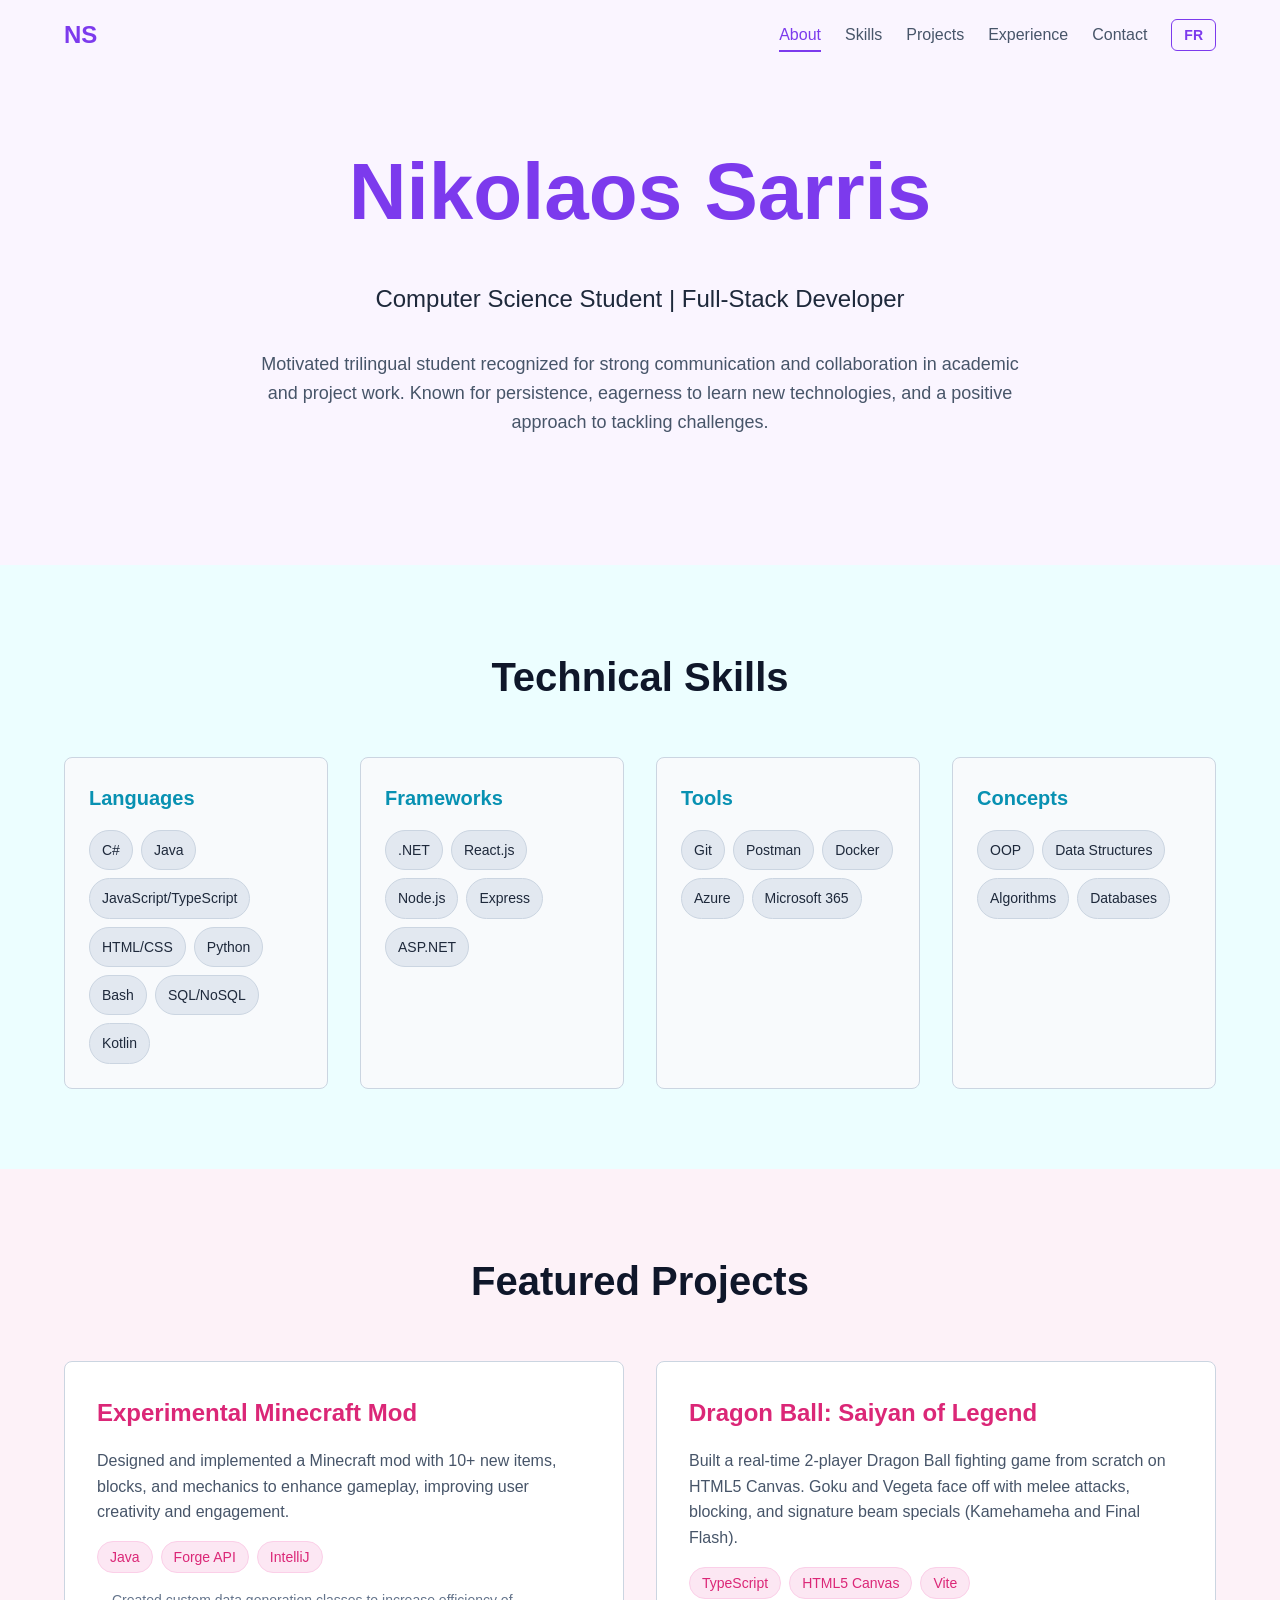
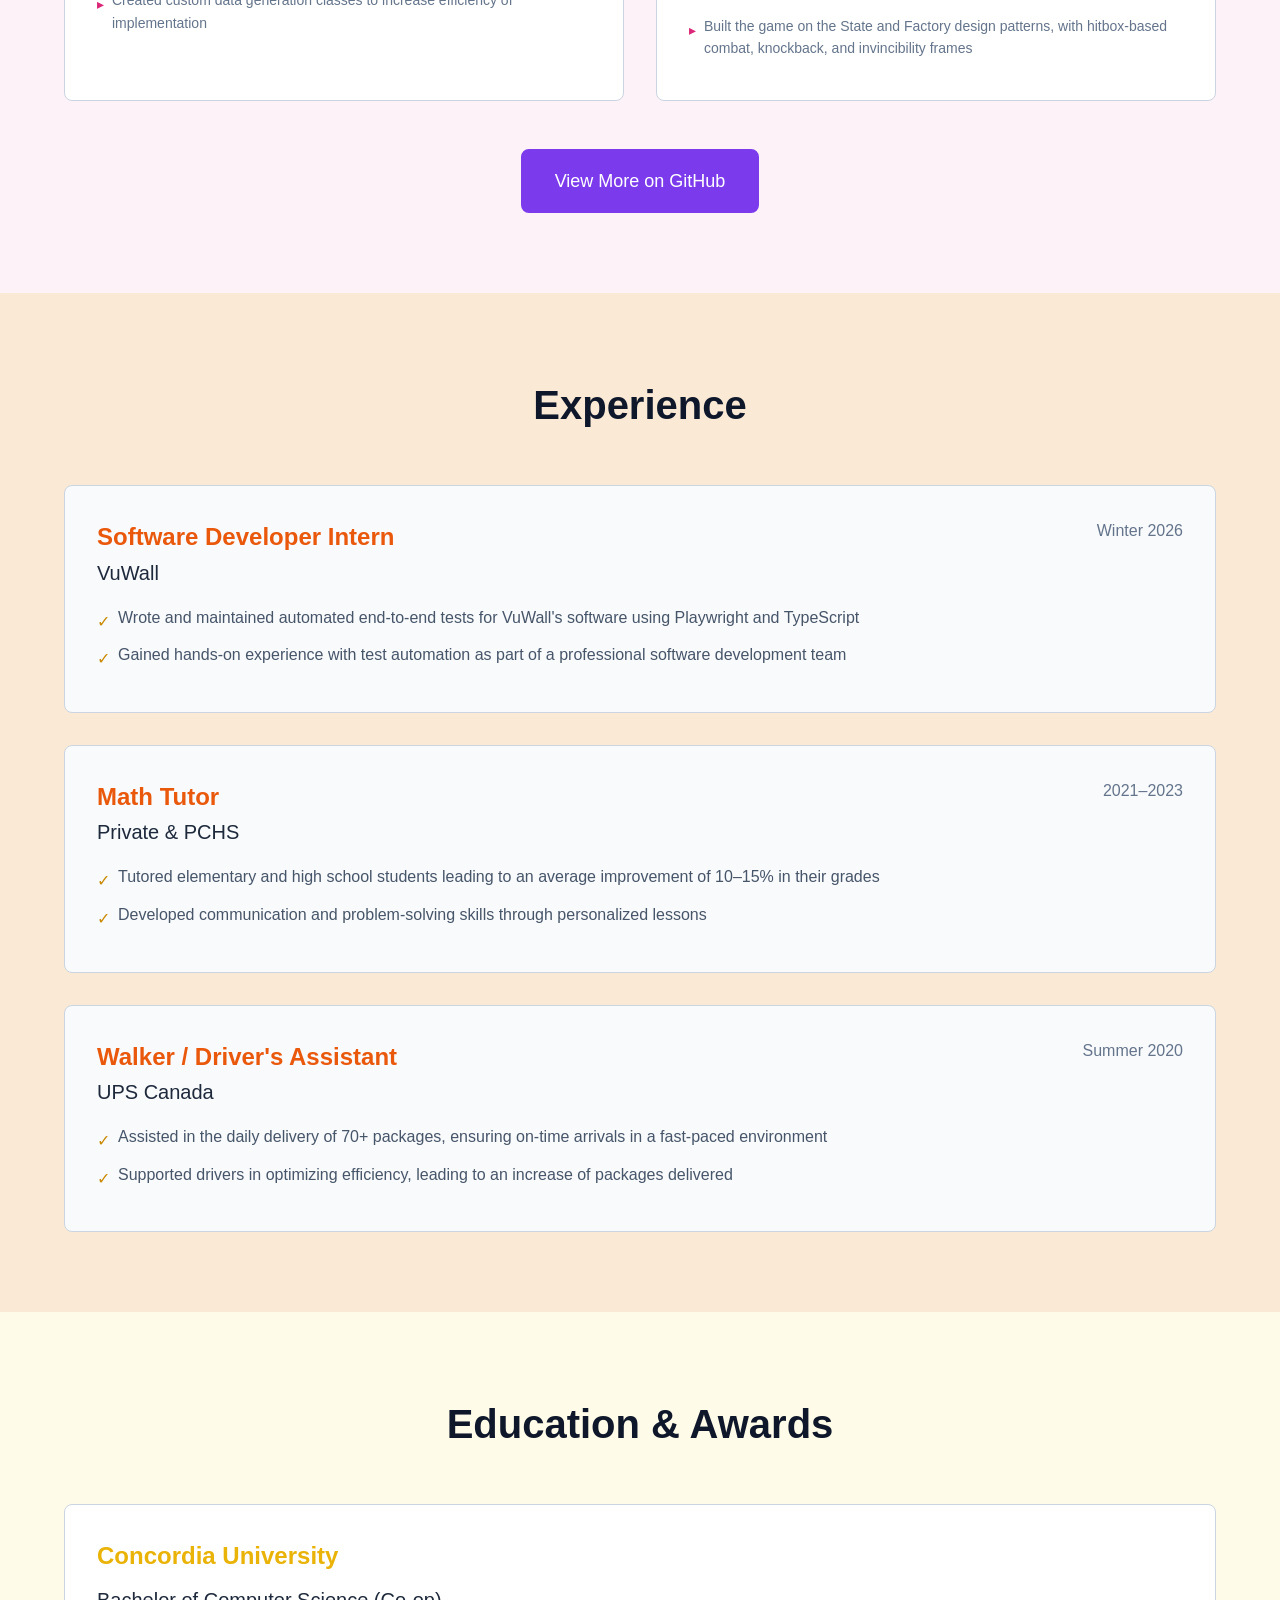
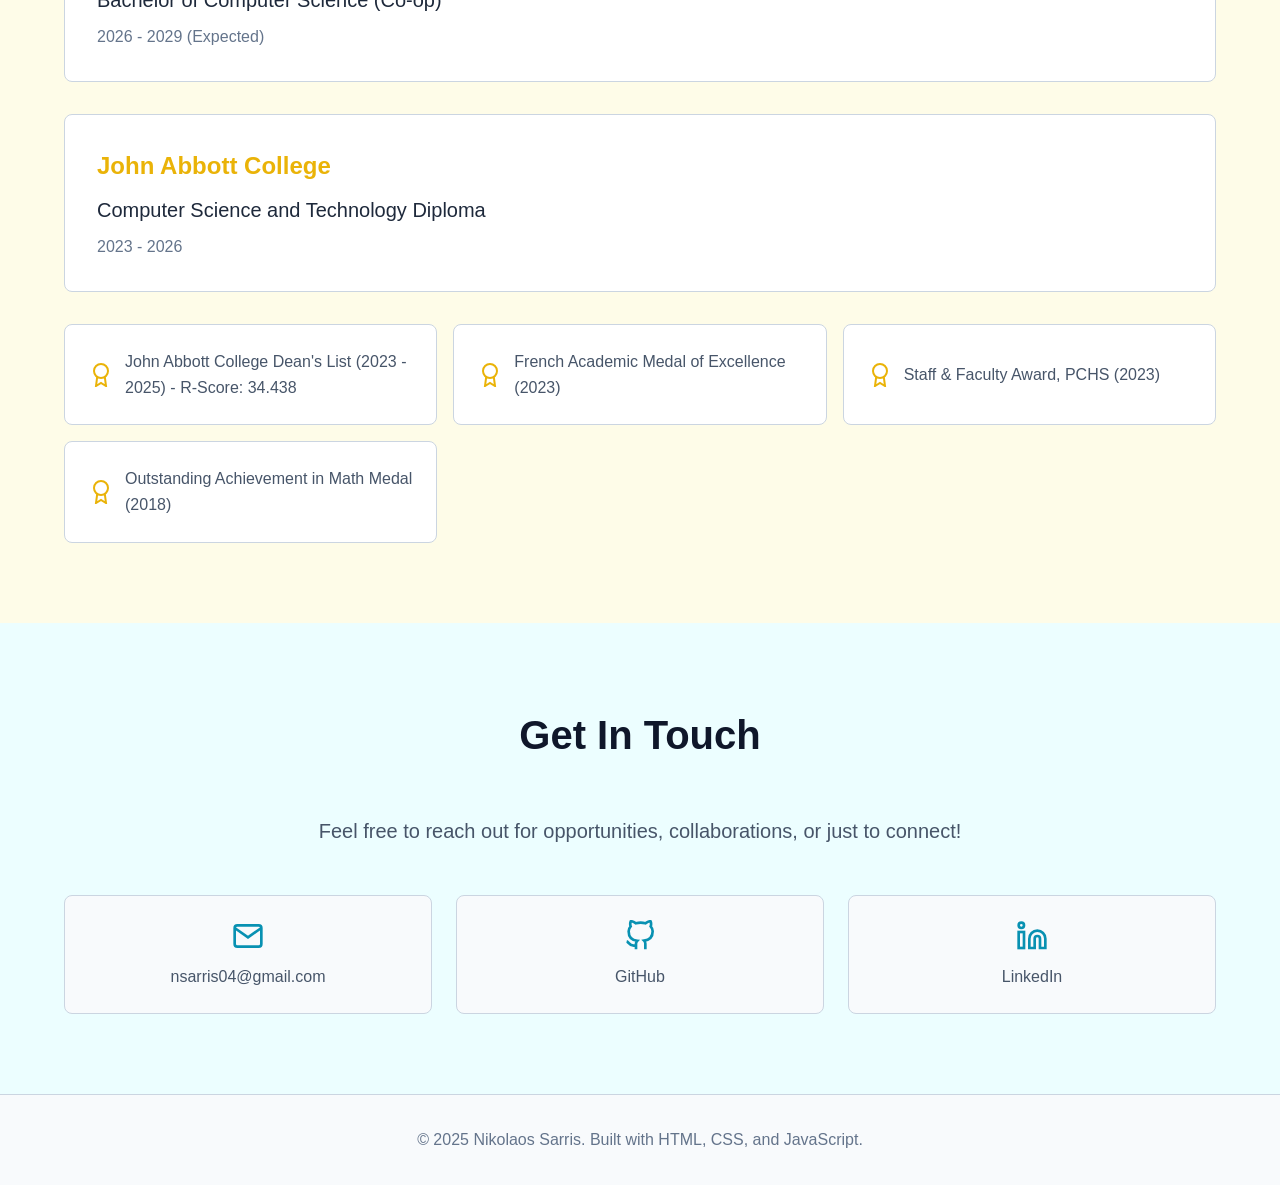
<file: index.html>
<!doctype html>
<html lang="en">
    <head>
        <meta charset="UTF-8" />
        <meta name="viewport" content="width=device-width, initial-scale=1.0" />
        <title>Nikolaos Sarris - Portfolio</title>
        <link rel="stylesheet" href="index.css" />
    </head>
    <body>
        <!-- Header -->
        <header id="header">
            <nav class="container">
                <div class="nav-content">
                    <h1 class="logo">NS</h1>
                    <div class="nav-links">
                        <button class="nav-link active" data-section="about">
                            About
                        </button>
                        <button class="nav-link" data-section="skills">
                            Skills
                        </button>
                        <button class="nav-link" data-section="projects">
                            Projects
                        </button>
                        <button class="nav-link" data-section="experience">
                            Experience
                        </button>
                        <button class="nav-link" data-section="contact">
                            Contact
                        </button>
                    </div>
                    <a
                        href="fr/index.html"
                        class="lang-toggle"
                        lang="fr"
                        hreflang="fr"
                        aria-label="Version française"
                        >FR</a
                    >
                </div>
            </nav>
        </header>

        <!-- About Section -->
        <section class="about about-section">
            <div class="container">
                <div class="about-content">
                    <h2 class="about-title">Nikolaos Sarris</h2>
                    <p class="about-subtitle">
                        Computer Science Student | Full-Stack Developer
                    </p>
                    <p class="about-description">
                        Motivated trilingual student recognized for strong
                        communication and collaboration in academic and project
                        work. Known for persistence, eagerness to learn new
                        technologies, and a positive approach to tackling
                        challenges.
                    </p>
                </div>
            </div>
        </section>

        <!-- Skills Section -->
        <section class="skills-section">
            <div class="container">
                <h3 class="section-title">Technical Skills</h3>
                <div class="skills-grid">
                    <div class="skill-category">
                        <h4 class="category-title">Languages</h4>
                        <div class="skill-tags">
                            <span class="skill-tag">C#</span>
                            <span class="skill-tag">Java</span>
                            <span class="skill-tag">JavaScript/TypeScript</span>
                            <span class="skill-tag">HTML/CSS</span>
                            <span class="skill-tag">Python</span>
                            <span class="skill-tag">Bash</span>
                            <span class="skill-tag">SQL/NoSQL</span>
                            <span class="skill-tag">Kotlin</span>
                        </div>
                    </div>
                    <div class="skill-category">
                        <h4 class="category-title">Frameworks</h4>
                        <div class="skill-tags">
                            <span class="skill-tag">.NET</span>
                            <span class="skill-tag">React.js</span>
                            <span class="skill-tag">Node.js</span>
                            <span class="skill-tag">Express</span>
                            <span class="skill-tag">ASP.NET</span>
                        </div>
                    </div>
                    <div class="skill-category">
                        <h4 class="category-title">Tools</h4>
                        <div class="skill-tags">
                            <span class="skill-tag">Git</span>
                            <span class="skill-tag">Postman</span>
                            <span class="skill-tag">Docker</span>
                            <span class="skill-tag">Azure</span>
                            <span class="skill-tag">Microsoft 365</span>
                        </div>
                    </div>
                    <div class="skill-category">
                        <h4 class="category-title">Concepts</h4>
                        <div class="skill-tags">
                            <span class="skill-tag">OOP</span>
                            <span class="skill-tag">Data Structures</span>
                            <span class="skill-tag">Algorithms</span>
                            <span class="skill-tag">Databases</span>
                        </div>
                    </div>
                </div>
            </div>
        </section>

        <!-- Projects Section -->
        <section class="projects-section">
            <div class="container">
                <h3 class="section-title">Featured Projects</h3>
                <div class="projects-grid">
                    <a
                        href="https://github.com/NikolaosSarris/Forge-Tutorial-1.20.X"
                        target="_blank"
                        rel="noopener noreferrer"
                        class="project-card">
                        <h4 class="project-title">
                            Experimental Minecraft Mod
                        </h4>
                        <p class="project-description">
                            Designed and implemented a Minecraft mod with 10+
                            new items, blocks, and mechanics to enhance
                            gameplay, improving user creativity and engagement.
                        </p>
                        <div class="tech-tags">
                            <span class="tech-tag">Java</span>
                            <span class="tech-tag">Forge API</span>
                            <span class="tech-tag">IntelliJ</span>
                        </div>
                        <ul class="project-highlights">
                            <li>
                                Created custom data generation classes to
                                increase efficiency of implementation
                            </li>
                        </ul>
                    </a>
                    <a
                        href="https://github.com/NikolaosSarris/project-saiyan-of-legend-v2"
                        target="_blank"
                        rel="noopener noreferrer"
                        class="project-card">
                        <h4 class="project-title">
                            Dragon Ball: Saiyan of Legend
                        </h4>
                        <p class="project-description">
                            Built a real-time 2-player Dragon Ball fighting game
                            from scratch on HTML5 Canvas. Goku and Vegeta face
                            off with melee attacks, blocking, and signature beam
                            specials (Kamehameha and Final Flash).
                        </p>
                        <div class="tech-tags">
                            <span class="tech-tag">TypeScript</span>
                            <span class="tech-tag">HTML5 Canvas</span>
                            <span class="tech-tag">Vite</span>
                        </div>
                        <ul class="project-highlights">
                            <li>
                                Built the game on the State and Factory design
                                patterns, with hitbox-based combat, knockback,
                                and invincibility frames
                            </li>
                        </ul>
                    </a>
                </div>
                <div class="view-more">
                    <a
                        href="https://github.com/NikolaosSarris"
                        target="_blank"
                        rel="noopener noreferrer"
                        class="btn btn-primary">
                        View More on GitHub
                    </a>
                </div>
            </div>
        </section>

        <!-- Experience Section -->
        <section class="experience-section">
            <div class="container">
                <h3 class="section-title">Experience</h3>
                <div class="experience-list">
                    <div class="experience-card">
                        <div class="experience-header">
                            <div>
                                <h4 class="experience-title">
                                    Software Developer Intern
                                </h4>
                                <p class="experience-company">VuWall</p>
                            </div>
                            <span class="experience-period">Winter 2026</span>
                        </div>
                        <ul class="experience-achievements">
                            <li>
                                Wrote and maintained automated end-to-end tests
                                for VuWall's software using Playwright and
                                TypeScript
                            </li>
                            <li>
                                Gained hands-on experience with test automation
                                as part of a professional software development
                                team
                            </li>
                        </ul>
                    </div>
                    <div class="experience-card">
                        <div class="experience-header">
                            <div>
                                <h4 class="experience-title">Math Tutor</h4>
                                <p class="experience-company">Private & PCHS</p>
                            </div>
                            <span class="experience-period">2021–2023</span>
                        </div>
                        <ul class="experience-achievements">
                            <li>
                                Tutored elementary and high school students
                                leading to an average improvement of 10–15% in
                                their grades
                            </li>
                            <li>
                                Developed communication and problem-solving
                                skills through personalized lessons
                            </li>
                        </ul>
                    </div>
                    <div class="experience-card">
                        <div class="experience-header">
                            <div>
                                <h4 class="experience-title">
                                    Walker / Driver's Assistant
                                </h4>
                                <p class="experience-company">UPS Canada</p>
                            </div>
                            <span class="experience-period">Summer 2020</span>
                        </div>
                        <ul class="experience-achievements">
                            <li>
                                Assisted in the daily delivery of 70+ packages,
                                ensuring on-time arrivals in a fast-paced
                                environment
                            </li>
                            <li>
                                Supported drivers in optimizing efficiency,
                                leading to an increase of packages delivered
                            </li>
                        </ul>
                    </div>
                </div>
            </div>
        </section>

        <!-- Education & Awards -->
        <section class="education-section">
            <div class="container">
                <h3 class="section-title">Education & Awards</h3>
                <div class="education-card">
                    <h4 class="education-title">Concordia University</h4>
                    <p class="education-degree">
                        Bachelor of Computer Science (Co-op)
                    </p>
                    <p class="education-period">2026 - 2029 (Expected)</p>
                </div>
                <div class="education-card">
                    <h4 class="education-title">John Abbott College</h4>
                    <p class="education-degree">
                        Computer Science and Technology Diploma
                    </p>
                    <p class="education-period">2023 - 2026</p>
                </div>
                <div class="awards-grid">
                    <div class="award-card">
                        <svg
                            class="award-icon"
                            viewBox="0 0 24 24"
                            fill="none"
                            stroke="currentColor"
                            stroke-width="2">
                            <circle cx="12" cy="8" r="7"></circle>
                            <polyline
                                points="8.21 13.89 7 23 12 20 17 23 15.79 13.88"></polyline>
                        </svg>
                        <span
                            >John Abbott College Dean's List (2023 - 2025) -
                            R-Score: 34.438</span
                        >
                    </div>
                    <div class="award-card">
                        <svg
                            class="award-icon"
                            viewBox="0 0 24 24"
                            fill="none"
                            stroke="currentColor"
                            stroke-width="2">
                            <circle cx="12" cy="8" r="7"></circle>
                            <polyline
                                points="8.21 13.89 7 23 12 20 17 23 15.79 13.88"></polyline>
                        </svg>
                        <span>French Academic Medal of Excellence (2023)</span>
                    </div>
                    <div class="award-card">
                        <svg
                            class="award-icon"
                            viewBox="0 0 24 24"
                            fill="none"
                            stroke="currentColor"
                            stroke-width="2">
                            <circle cx="12" cy="8" r="7"></circle>
                            <polyline
                                points="8.21 13.89 7 23 12 20 17 23 15.79 13.88"></polyline>
                        </svg>
                        <span>Staff & Faculty Award, PCHS (2023)</span>
                    </div>
                    <div class="award-card">
                        <svg
                            class="award-icon"
                            viewBox="0 0 24 24"
                            fill="none"
                            stroke="currentColor"
                            stroke-width="2">
                            <circle cx="12" cy="8" r="7"></circle>
                            <polyline
                                points="8.21 13.89 7 23 12 20 17 23 15.79 13.88"></polyline>
                        </svg>
                        <span
                            >Outstanding Achievement in Math Medal (2018)</span
                        >
                    </div>
                </div>
            </div>
        </section>

        <!-- Contact Section -->
        <section class="contact-section">
            <div class="container">
                <h3 class="section-title">Get In Touch</h3>
                <p class="contact-description">
                    Feel free to reach out for opportunities, collaborations, or
                    just to connect!
                </p>
                <div class="contact-grid">
                    <a href="mailto:nsarris04@gmail.com" class="contact-card">
                        <svg
                            class="contact-icon"
                            viewBox="0 0 24 24"
                            fill="none"
                            stroke="currentColor"
                            stroke-width="2">
                            <path
                                d="M4 4h16c1.1 0 2 .9 2 2v12c0 1.1-.9 2-2 2H4c-1.1 0-2-.9-2-2V6c0-1.1.9-2 2-2z"></path>
                            <polyline points="22,6 12,13 2,6"></polyline>
                        </svg>
                        <span>nsarris04@gmail.com</span>
                    </a>
                    <a
                        href="https://github.com/NikolaosSarris"
                        target="_blank"
                        rel="noopener noreferrer"
                        class="contact-card">
                        <svg
                            class="contact-icon"
                            viewBox="0 0 24 24"
                            fill="none"
                            stroke="currentColor"
                            stroke-width="2">
                            <path
                                d="M9 19c-5 1.5-5-2.5-7-3m14 6v-3.87a3.37 3.37 0 0 0-.94-2.61c3.14-.35 6.44-1.54 6.44-7A5.44 5.44 0 0 0 20 4.77 5.07 5.07 0 0 0 19.91 1S18.73.65 16 2.48a13.38 13.38 0 0 0-7 0C6.27.65 5.09 1 5.09 1A5.07 5.07 0 0 0 5 4.77a5.44 5.44 0 0 0-1.5 3.78c0 5.42 3.3 6.61 6.44 7A3.37 3.37 0 0 0 9 18.13V22"></path>
                        </svg>
                        <span>GitHub</span>
                    </a>
                    <a
                        href="https://www.linkedin.com/in/nikolaossarris"
                        target="_blank"
                        rel="noopener noreferrer"
                        class="contact-card">
                        <svg
                            class="contact-icon"
                            viewBox="0 0 24 24"
                            fill="none"
                            stroke="currentColor"
                            stroke-width="2">
                            <path
                                d="M16 8a6 6 0 0 1 6 6v7h-4v-7a2 2 0 0 0-2-2 2 2 0 0 0-2 2v7h-4v-7a6 6 0 0 1 6-6z"></path>
                            <rect x="2" y="9" width="4" height="12"></rect>
                            <circle cx="4" cy="4" r="2"></circle>
                        </svg>
                        <span>LinkedIn</span>
                    </a>
                </div>
            </div>
        </section>

        <!-- Footer -->
        <footer class="footer">
            <div class="container">
                <p>
                    © 2025 Nikolaos Sarris. Built with HTML, CSS, and
                    JavaScript.
                </p>
            </div>
        </footer>
        <script src="index.js"></script>
    </body>
</html>
</file>
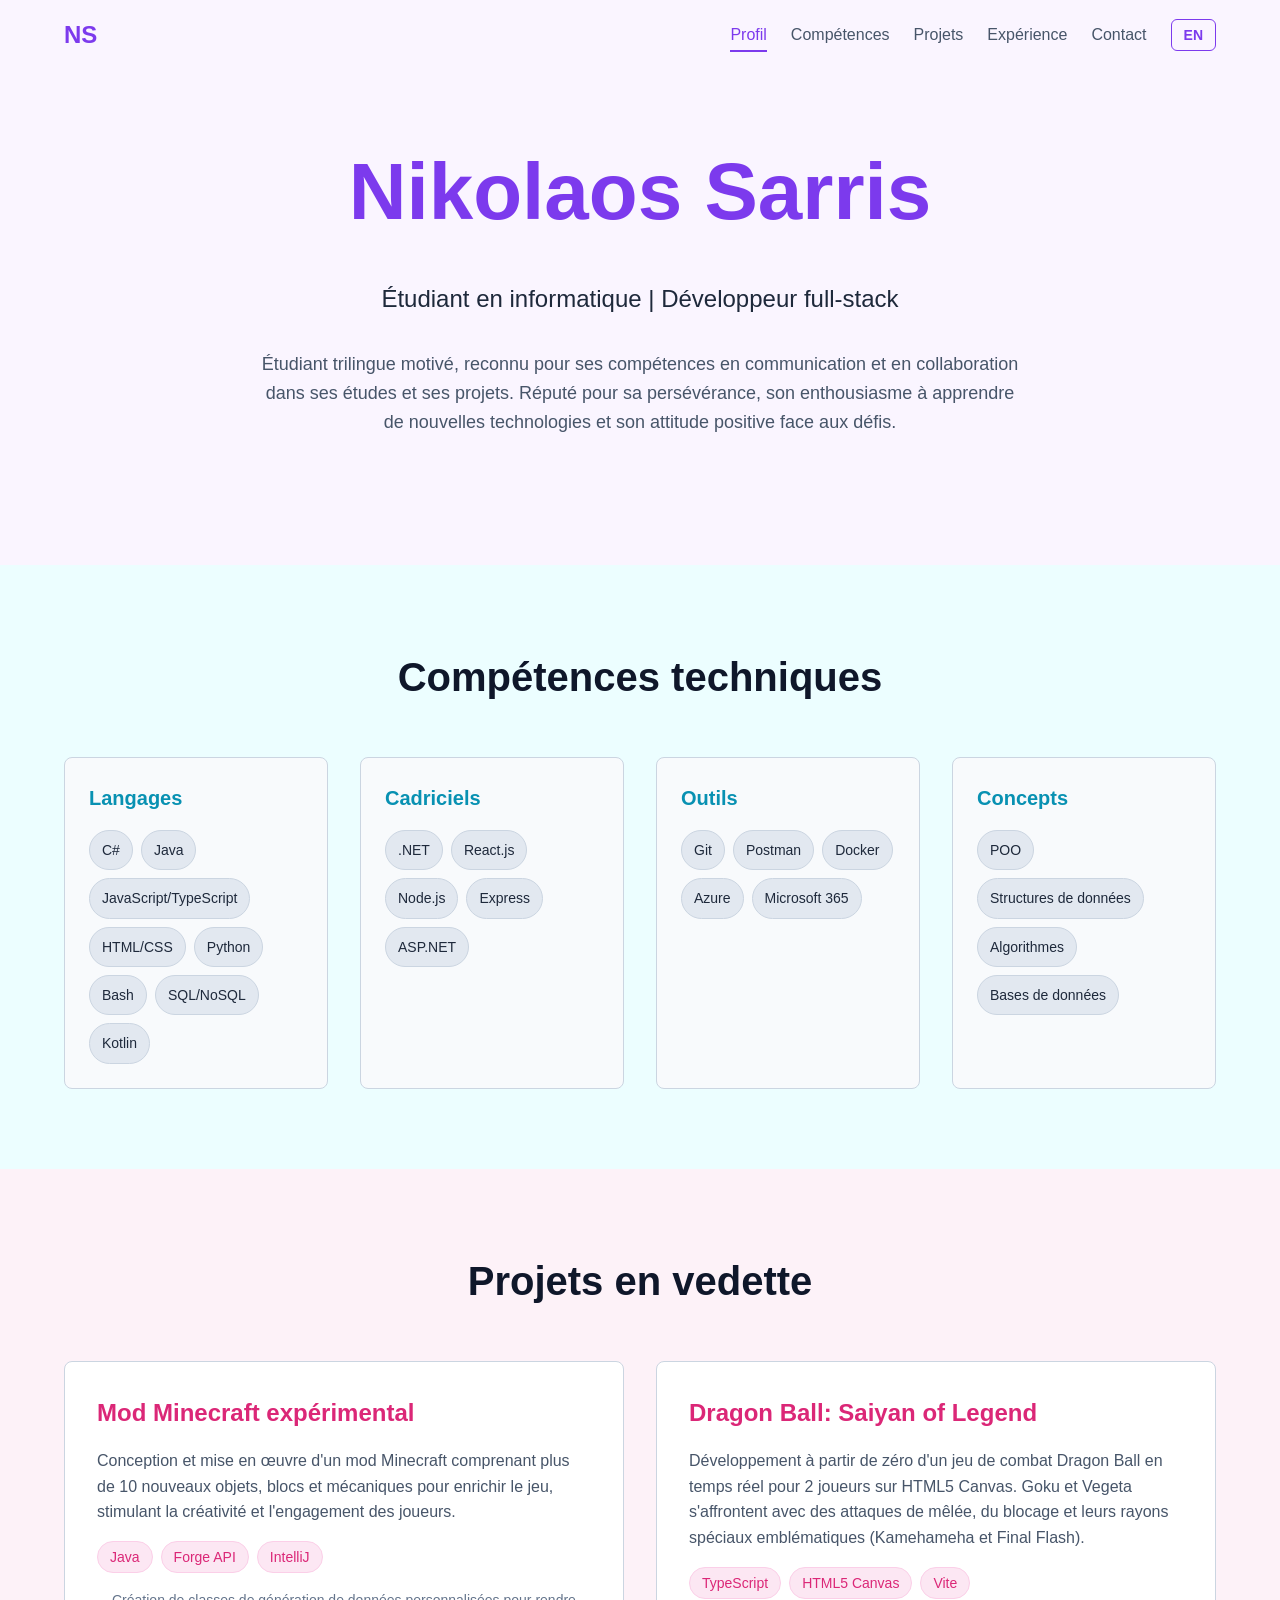
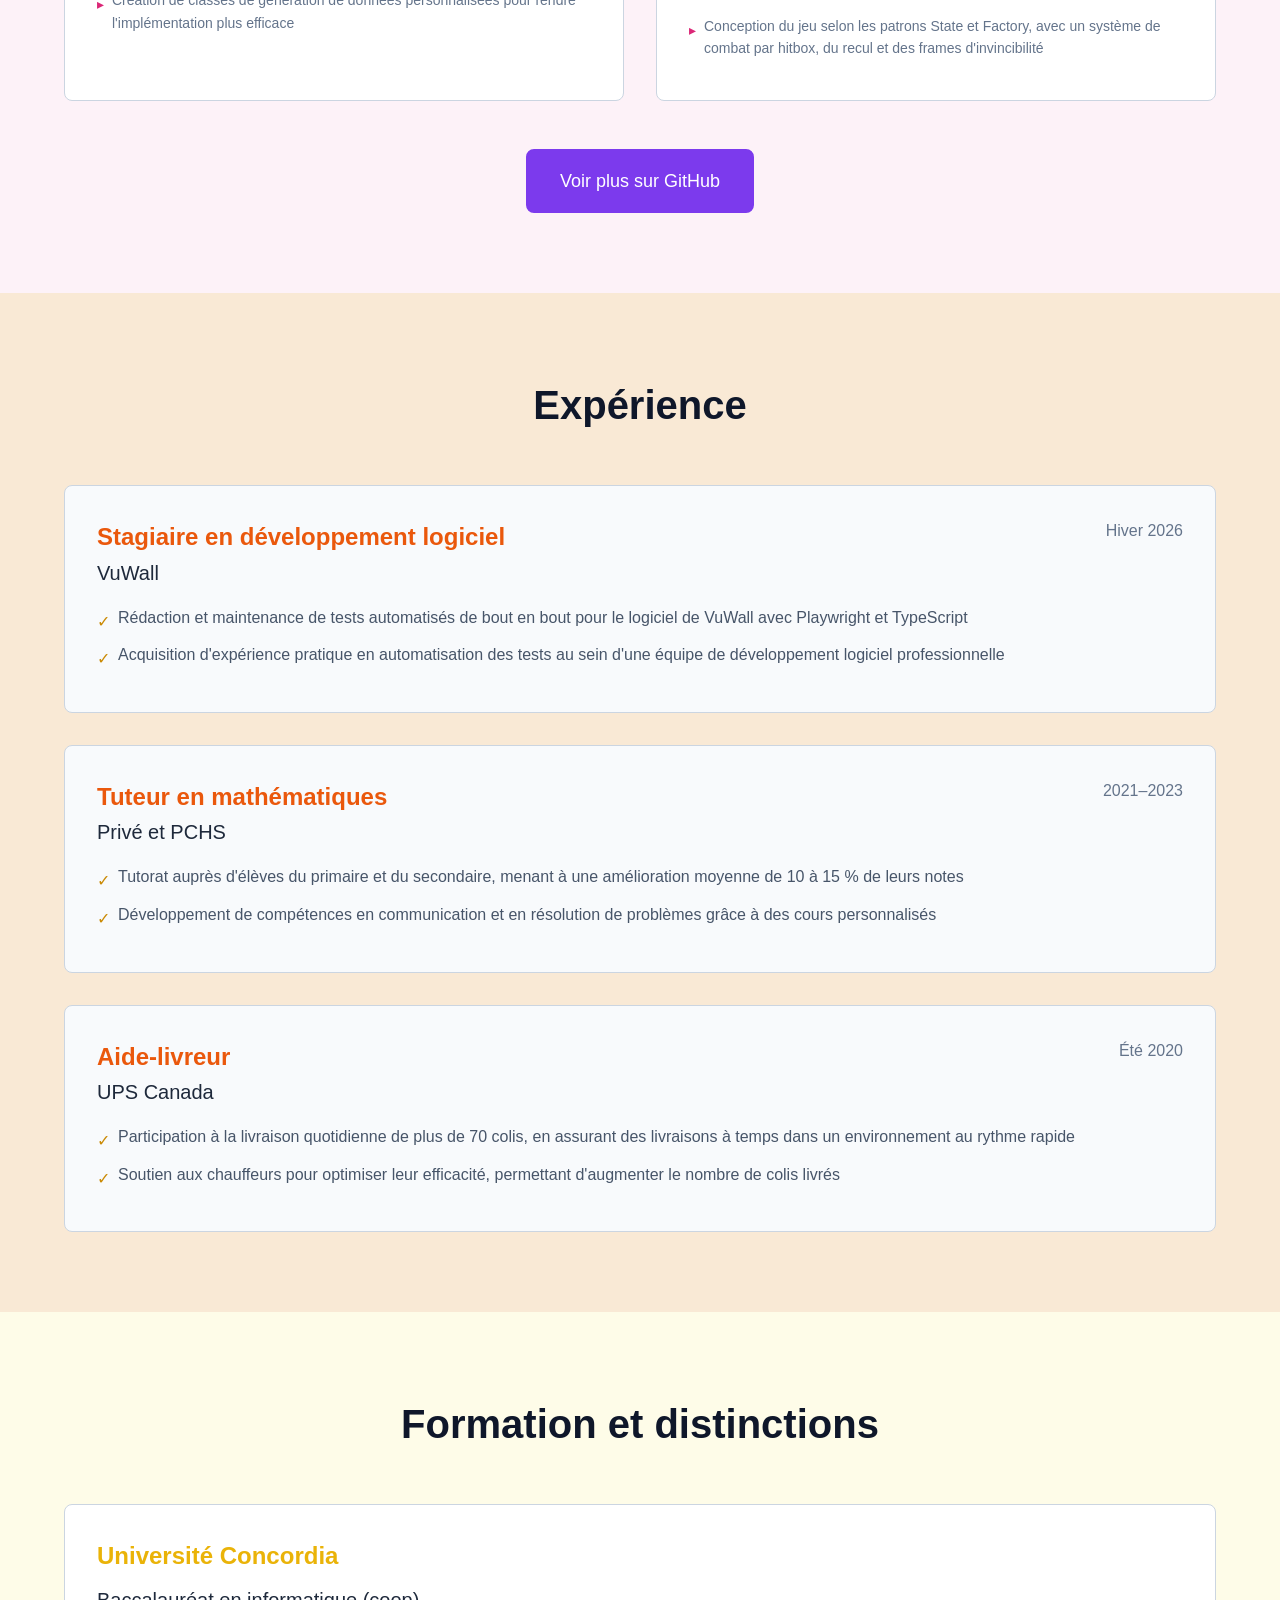
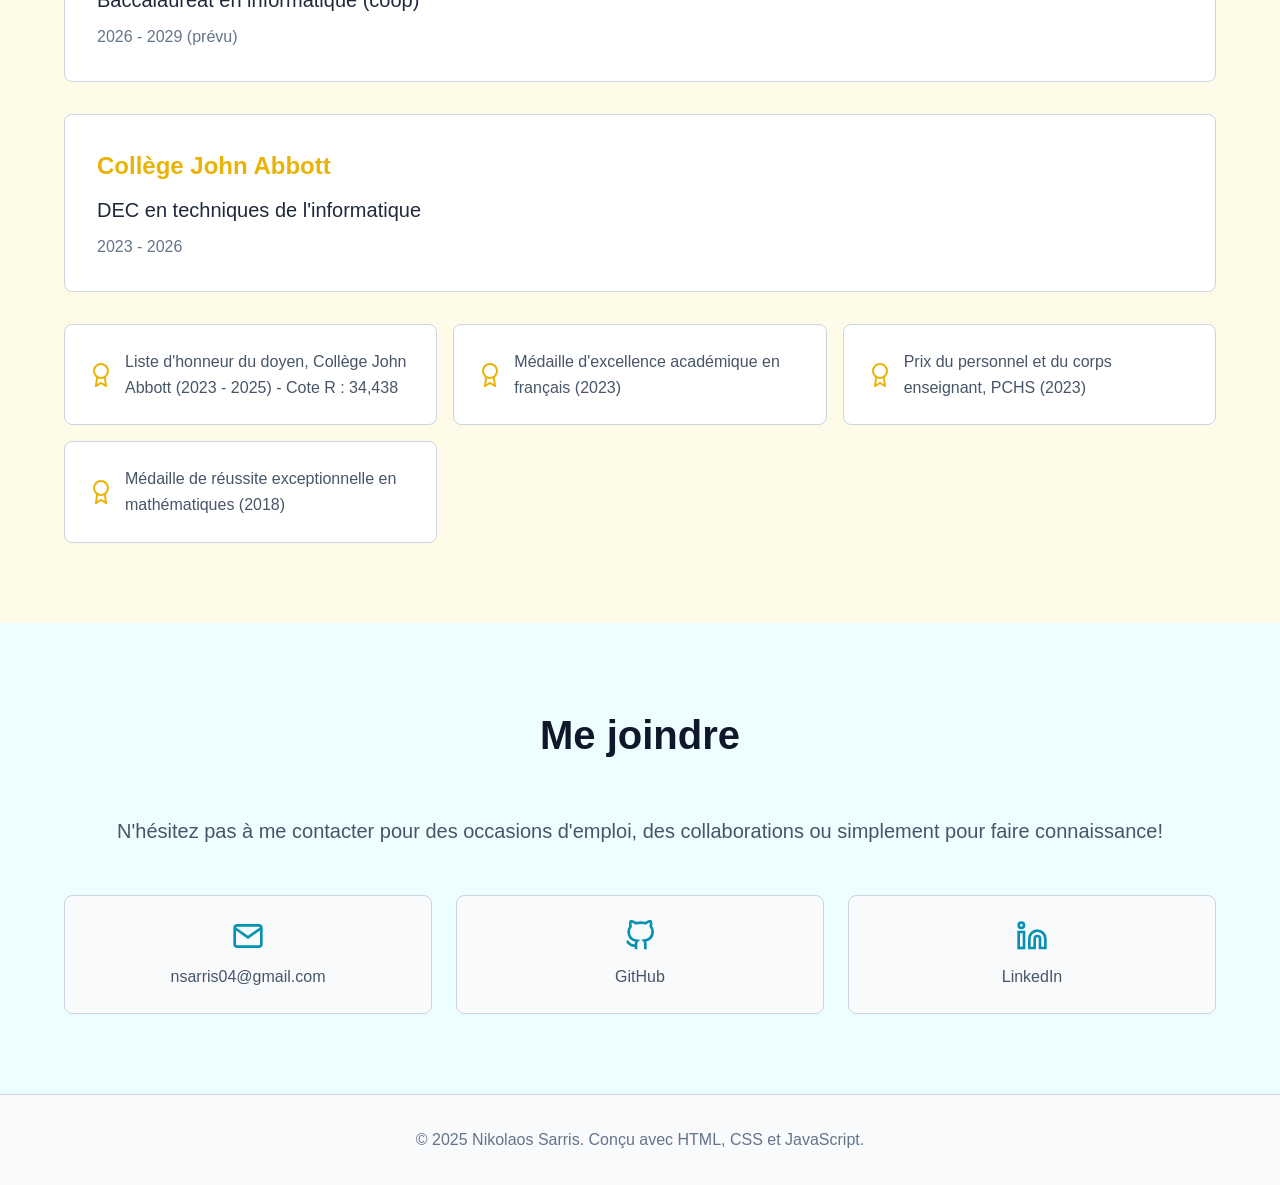
<file: fr/index.html>
<!doctype html>
<html lang="fr-CA">
    <head>
        <meta charset="UTF-8" />
        <meta name="viewport" content="width=device-width, initial-scale=1.0" />
        <title>Nikolaos Sarris - Portfolio</title>
        <link rel="stylesheet" href="../index.css" />
    </head>
    <body>
        <!-- Header -->
        <header id="header">
            <nav class="container">
                <div class="nav-content">
                    <h1 class="logo">NS</h1>
                    <div class="nav-links">
                        <button class="nav-link active" data-section="about">
                            Profil
                        </button>
                        <button class="nav-link" data-section="skills">
                            Compétences
                        </button>
                        <button class="nav-link" data-section="projects">
                            Projets
                        </button>
                        <button class="nav-link" data-section="experience">
                            Expérience
                        </button>
                        <button class="nav-link" data-section="contact">
                            Contact
                        </button>
                    </div>
                    <a
                        href="../index.html"
                        class="lang-toggle"
                        lang="en"
                        hreflang="en"
                        aria-label="English version"
                        >EN</a
                    >
                </div>
            </nav>
        </header>

        <!-- About Section -->
        <section class="about about-section">
            <div class="container">
                <div class="about-content">
                    <h2 class="about-title">Nikolaos Sarris</h2>
                    <p class="about-subtitle">
                        Étudiant en informatique | Développeur full-stack
                    </p>
                    <p class="about-description">
                        Étudiant trilingue motivé, reconnu pour ses compétences
                        en communication et en collaboration dans ses études et
                        ses projets. Réputé pour sa persévérance, son
                        enthousiasme à apprendre de nouvelles technologies et
                        son attitude positive face aux défis.
                    </p>
                </div>
            </div>
        </section>

        <!-- Skills Section -->
        <section class="skills-section">
            <div class="container">
                <h3 class="section-title">Compétences techniques</h3>
                <div class="skills-grid">
                    <div class="skill-category">
                        <h4 class="category-title">Langages</h4>
                        <div class="skill-tags">
                            <span class="skill-tag">C#</span>
                            <span class="skill-tag">Java</span>
                            <span class="skill-tag">JavaScript/TypeScript</span>
                            <span class="skill-tag">HTML/CSS</span>
                            <span class="skill-tag">Python</span>
                            <span class="skill-tag">Bash</span>
                            <span class="skill-tag">SQL/NoSQL</span>
                            <span class="skill-tag">Kotlin</span>
                        </div>
                    </div>
                    <div class="skill-category">
                        <h4 class="category-title">Cadriciels</h4>
                        <div class="skill-tags">
                            <span class="skill-tag">.NET</span>
                            <span class="skill-tag">React.js</span>
                            <span class="skill-tag">Node.js</span>
                            <span class="skill-tag">Express</span>
                            <span class="skill-tag">ASP.NET</span>
                        </div>
                    </div>
                    <div class="skill-category">
                        <h4 class="category-title">Outils</h4>
                        <div class="skill-tags">
                            <span class="skill-tag">Git</span>
                            <span class="skill-tag">Postman</span>
                            <span class="skill-tag">Docker</span>
                            <span class="skill-tag">Azure</span>
                            <span class="skill-tag">Microsoft 365</span>
                        </div>
                    </div>
                    <div class="skill-category">
                        <h4 class="category-title">Concepts</h4>
                        <div class="skill-tags">
                            <span class="skill-tag">POO</span>
                            <span class="skill-tag">Structures de données</span>
                            <span class="skill-tag">Algorithmes</span>
                            <span class="skill-tag">Bases de données</span>
                        </div>
                    </div>
                </div>
            </div>
        </section>

        <!-- Projects Section -->
        <section class="projects-section">
            <div class="container">
                <h3 class="section-title">Projets en vedette</h3>
                <div class="projects-grid">
                    <a
                        href="https://github.com/NikolaosSarris/Forge-Tutorial-1.20.X"
                        target="_blank"
                        rel="noopener noreferrer"
                        class="project-card">
                        <h4 class="project-title">Mod Minecraft expérimental</h4>
                        <p class="project-description">
                            Conception et mise en œuvre d'un mod Minecraft
                            comprenant plus de 10 nouveaux objets, blocs et
                            mécaniques pour enrichir le jeu, stimulant la
                            créativité et l'engagement des joueurs.
                        </p>
                        <div class="tech-tags">
                            <span class="tech-tag">Java</span>
                            <span class="tech-tag">Forge API</span>
                            <span class="tech-tag">IntelliJ</span>
                        </div>
                        <ul class="project-highlights">
                            <li>
                                Création de classes de génération de données
                                personnalisées pour rendre l'implémentation plus
                                efficace
                            </li>
                        </ul>
                    </a>
                    <a
                        href="https://github.com/NikolaosSarris/project-saiyan-of-legend-v2"
                        target="_blank"
                        rel="noopener noreferrer"
                        class="project-card">
                        <h4 class="project-title">
                            Dragon Ball: Saiyan of Legend
                        </h4>
                        <p class="project-description">
                            Développement à partir de zéro d'un jeu de combat
                            Dragon Ball en temps réel pour 2 joueurs sur HTML5
                            Canvas. Goku et Vegeta s'affrontent avec des
                            attaques de mêlée, du blocage et leurs rayons
                            spéciaux emblématiques (Kamehameha et Final Flash).
                        </p>
                        <div class="tech-tags">
                            <span class="tech-tag">TypeScript</span>
                            <span class="tech-tag">HTML5 Canvas</span>
                            <span class="tech-tag">Vite</span>
                        </div>
                        <ul class="project-highlights">
                            <li>
                                Conception du jeu selon les patrons State et
                                Factory, avec un système de combat par hitbox,
                                du recul et des frames d'invincibilité
                            </li>
                        </ul>
                    </a>
                </div>
                <div class="view-more">
                    <a
                        href="https://github.com/NikolaosSarris"
                        target="_blank"
                        rel="noopener noreferrer"
                        class="btn btn-primary">
                        Voir plus sur GitHub
                    </a>
                </div>
            </div>
        </section>

        <!-- Experience Section -->
        <section class="experience-section">
            <div class="container">
                <h3 class="section-title">Expérience</h3>
                <div class="experience-list">
                    <div class="experience-card">
                        <div class="experience-header">
                            <div>
                                <h4 class="experience-title">
                                    Stagiaire en développement logiciel
                                </h4>
                                <p class="experience-company">VuWall</p>
                            </div>
                            <span class="experience-period">Hiver 2026</span>
                        </div>
                        <ul class="experience-achievements">
                            <li>
                                Rédaction et maintenance de tests automatisés de
                                bout en bout pour le logiciel de VuWall avec
                                Playwright et TypeScript
                            </li>
                            <li>
                                Acquisition d'expérience pratique en
                                automatisation des tests au sein d'une équipe
                                de développement logiciel professionnelle
                            </li>
                        </ul>
                    </div>
                    <div class="experience-card">
                        <div class="experience-header">
                            <div>
                                <h4 class="experience-title">
                                    Tuteur en mathématiques
                                </h4>
                                <p class="experience-company">Privé et PCHS</p>
                            </div>
                            <span class="experience-period">2021–2023</span>
                        </div>
                        <ul class="experience-achievements">
                            <li>
                                Tutorat auprès d'élèves du primaire et du
                                secondaire, menant à une amélioration moyenne de
                                10 à 15&nbsp;% de leurs notes
                            </li>
                            <li>
                                Développement de compétences en communication et
                                en résolution de problèmes grâce à des cours
                                personnalisés
                            </li>
                        </ul>
                    </div>
                    <div class="experience-card">
                        <div class="experience-header">
                            <div>
                                <h4 class="experience-title">Aide-livreur</h4>
                                <p class="experience-company">UPS Canada</p>
                            </div>
                            <span class="experience-period">Été 2020</span>
                        </div>
                        <ul class="experience-achievements">
                            <li>
                                Participation à la livraison quotidienne de plus
                                de 70 colis, en assurant des livraisons à temps
                                dans un environnement au rythme rapide
                            </li>
                            <li>
                                Soutien aux chauffeurs pour optimiser leur
                                efficacité, permettant d'augmenter le nombre de
                                colis livrés
                            </li>
                        </ul>
                    </div>
                </div>
            </div>
        </section>

        <!-- Education & Awards -->
        <section class="education-section">
            <div class="container">
                <h3 class="section-title">Formation et distinctions</h3>
                <div class="education-card">
                    <h4 class="education-title">Université Concordia</h4>
                    <p class="education-degree">
                        Baccalauréat en informatique (coop)
                    </p>
                    <p class="education-period">2026 - 2029 (prévu)</p>
                </div>
                <div class="education-card">
                    <h4 class="education-title">Collège John Abbott</h4>
                    <p class="education-degree">
                        DEC en techniques de l'informatique
                    </p>
                    <p class="education-period">2023 - 2026</p>
                </div>
                <div class="awards-grid">
                    <div class="award-card">
                        <svg
                            class="award-icon"
                            viewBox="0 0 24 24"
                            fill="none"
                            stroke="currentColor"
                            stroke-width="2">
                            <circle cx="12" cy="8" r="7"></circle>
                            <polyline
                                points="8.21 13.89 7 23 12 20 17 23 15.79 13.88"></polyline>
                        </svg>
                        <span
                            >Liste d'honneur du doyen, Collège John Abbott (2023
                            - 2025) - Cote R&nbsp;: 34,438</span
                        >
                    </div>
                    <div class="award-card">
                        <svg
                            class="award-icon"
                            viewBox="0 0 24 24"
                            fill="none"
                            stroke="currentColor"
                            stroke-width="2">
                            <circle cx="12" cy="8" r="7"></circle>
                            <polyline
                                points="8.21 13.89 7 23 12 20 17 23 15.79 13.88"></polyline>
                        </svg>
                        <span
                            >Médaille d'excellence académique en français
                            (2023)</span
                        >
                    </div>
                    <div class="award-card">
                        <svg
                            class="award-icon"
                            viewBox="0 0 24 24"
                            fill="none"
                            stroke="currentColor"
                            stroke-width="2">
                            <circle cx="12" cy="8" r="7"></circle>
                            <polyline
                                points="8.21 13.89 7 23 12 20 17 23 15.79 13.88"></polyline>
                        </svg>
                        <span
                            >Prix du personnel et du corps enseignant, PCHS
                            (2023)</span
                        >
                    </div>
                    <div class="award-card">
                        <svg
                            class="award-icon"
                            viewBox="0 0 24 24"
                            fill="none"
                            stroke="currentColor"
                            stroke-width="2">
                            <circle cx="12" cy="8" r="7"></circle>
                            <polyline
                                points="8.21 13.89 7 23 12 20 17 23 15.79 13.88"></polyline>
                        </svg>
                        <span
                            >Médaille de réussite exceptionnelle en
                            mathématiques (2018)</span
                        >
                    </div>
                </div>
            </div>
        </section>

        <!-- Contact Section -->
        <section class="contact-section">
            <div class="container">
                <h3 class="section-title">Me joindre</h3>
                <p class="contact-description">
                    N'hésitez pas à me contacter pour des occasions d'emploi,
                    des collaborations ou simplement pour faire connaissance!
                </p>
                <div class="contact-grid">
                    <a href="mailto:nsarris04@gmail.com" class="contact-card">
                        <svg
                            class="contact-icon"
                            viewBox="0 0 24 24"
                            fill="none"
                            stroke="currentColor"
                            stroke-width="2">
                            <path
                                d="M4 4h16c1.1 0 2 .9 2 2v12c0 1.1-.9 2-2 2H4c-1.1 0-2-.9-2-2V6c0-1.1.9-2 2-2z"></path>
                            <polyline points="22,6 12,13 2,6"></polyline>
                        </svg>
                        <span>nsarris04@gmail.com</span>
                    </a>
                    <a
                        href="https://github.com/NikolaosSarris"
                        target="_blank"
                        rel="noopener noreferrer"
                        class="contact-card">
                        <svg
                            class="contact-icon"
                            viewBox="0 0 24 24"
                            fill="none"
                            stroke="currentColor"
                            stroke-width="2">
                            <path
                                d="M9 19c-5 1.5-5-2.5-7-3m14 6v-3.87a3.37 3.37 0 0 0-.94-2.61c3.14-.35 6.44-1.54 6.44-7A5.44 5.44 0 0 0 20 4.77 5.07 5.07 0 0 0 19.91 1S18.73.65 16 2.48a13.38 13.38 0 0 0-7 0C6.27.65 5.09 1 5.09 1A5.07 5.07 0 0 0 5 4.77a5.44 5.44 0 0 0-1.5 3.78c0 5.42 3.3 6.61 6.44 7A3.37 3.37 0 0 0 9 18.13V22"></path>
                        </svg>
                        <span>GitHub</span>
                    </a>
                    <a
                        href="https://www.linkedin.com/in/nikolaossarris"
                        target="_blank"
                        rel="noopener noreferrer"
                        class="contact-card">
                        <svg
                            class="contact-icon"
                            viewBox="0 0 24 24"
                            fill="none"
                            stroke="currentColor"
                            stroke-width="2">
                            <path
                                d="M16 8a6 6 0 0 1 6 6v7h-4v-7a2 2 0 0 0-2-2 2 2 0 0 0-2 2v7h-4v-7a6 6 0 0 1 6-6z"></path>
                            <rect x="2" y="9" width="4" height="12"></rect>
                            <circle cx="4" cy="4" r="2"></circle>
                        </svg>
                        <span>LinkedIn</span>
                    </a>
                </div>
            </div>
        </section>

        <!-- Footer -->
        <footer class="footer">
            <div class="container">
                <p>
                    © 2025 Nikolaos Sarris. Conçu avec HTML, CSS et JavaScript.
                </p>
            </div>
        </footer>
        <script src="../index.js"></script>
    </body>
</html>
</file>
<file: index.css>
* {
    margin: 0;
    padding: 0;
    box-sizing: border-box;
}

:root {
    --bg-white: #ffffff;
    --bg-light: #f8fafc;
    --bg-medium: #e2e8f0;
    --nebula-purple: #7c3aed;
    --nebula-blue: #2563eb;
    --nebula-pink: #db2777;
    --text-dark: #0f172a;
    --text-primary: #1e293b;
    --text-secondary: #475569;
    --text-muted: #64748b;
    --cosmic-cyan: #0891b2;
    --mars-orange: #ea580c;
    --venus-gold: #ca8a04;
    --star-yellow: #eab308;
    --border-light: #cbd5e1;
}

body {
    font-family: -apple-system, BlinkMacSystemFont, "Segoe UI", Roboto,
        "Helvetica Neue", Arial, sans-serif;
    background: var(--bg-white);
    color: var(--text-primary);
    line-height: 1.6;
    min-height: 100vh;
    position: relative;
    overflow-x: hidden;
}

.container {
    max-width: 1200px;
    margin: 0 auto;
    padding: 0 1.5rem;
    position: relative;
    z-index: 1;
}

/* Header */
#header {
    position: fixed;
    top: 0;
    width: 100%;
    z-index: 1000;
    transition: all 0.3s ease;
    background: transparent;
}

#header.scrolled {
    background: rgba(255, 255, 255, 0.95);
    backdrop-filter: blur(10px);
    box-shadow: 0 1px 3px rgba(0, 0, 0, 0.1);
    border-bottom: 1px solid var(--border-light);
}

.nav-content {
    display: flex;
    justify-content: space-between;
    align-items: center;
    padding: 1rem 0;
}

.logo {
    font-size: 1.5rem;
    font-weight: bold;
    color: var(--nebula-purple);
}

.nav-links {
    display: flex;
    gap: 1.5rem;
    margin-left: auto;
}

/* Language toggle */
.lang-toggle {
    margin-left: 1.5rem;
    padding: 0.25rem 0.75rem;
    border: 1px solid var(--nebula-purple);
    border-radius: 0.375rem;
    color: var(--nebula-purple);
    font-size: 0.875rem;
    font-weight: 600;
    text-decoration: none;
    transition: all 0.3s ease;
}

.lang-toggle:hover {
    background: var(--nebula-purple);
    color: var(--bg-white);
}

.nav-link {
    background: none;
    border: none;
    color: var(--text-secondary);
    cursor: pointer;
    font-size: 1rem;
    padding: 0.5rem 0;
    text-transform: capitalize;
    transition: all 0.3s ease;
    position: relative;
}

.nav-link::after {
    content: "";
    position: absolute;
    bottom: 0;
    left: 0;
    width: 0;
    height: 2px;
    background: var(--nebula-purple);
    transition: width 0.3s ease;
}

.nav-link:hover::after,
.nav-link.active::after {
    width: 100%;
}

.nav-link:hover,
.nav-link.active {
    color: var(--nebula-purple);
}

/* About Section */
.about {
    padding: 8rem 1.5rem 5rem;
    background: #faf5ff;
    position: relative;
}

.about-content {
    text-align: center;
    position: relative;
    z-index: 1;
}

.about-title {
    font-size: clamp(3rem, 8vw, 5rem);
    font-weight: bold;
    margin-bottom: 1.5rem;
    color: var(--nebula-purple);
}

.about-subtitle {
    font-size: clamp(1.25rem, 3vw, 1.5rem);
    color: var(--text-primary);
    margin-bottom: 2rem;
}

.about-description {
    font-size: 1.125rem;
    color: var(--text-secondary);
    max-width: 48rem;
    margin: 0 auto 3rem;
}

.btn {
    display: inline-flex;
    align-items: center;
    gap: 0.5rem;
    padding: 0.75rem 1.5rem;
    border-radius: 0.5rem;
    font-size: 1rem;
    font-weight: 500;
    text-decoration: none;
    transition: all 0.3s ease;
    cursor: pointer;
    border: 2px solid var(--nebula-purple);
    background: var(--nebula-purple);
    color: white;
    position: relative;
}

.btn:hover {
    background: #6d28d9;
    border-color: #6d28d9;
    transform: translateY(-2px);
}

.btn-primary {
    font-size: 1.125rem;
    padding: 1rem 2rem;
}

/* Skills Section */
.skills-section {
    padding: 5rem 1.5rem;
    background: #ecfeff;
    position: relative;
}

.section-title {
    font-size: 2.5rem;
    font-weight: bold;
    text-align: center;
    margin-bottom: 3rem;
    display: flex;
    align-items: center;
    justify-content: center;
    gap: 0.75rem;
    color: var(--text-dark);
    position: relative;
    z-index: 1;
}

.icon-title {
    width: 36px;
    height: 36px;
    color: var(--nebula-blue);
}

.skills-section .icon-title {
    color: var(--cosmic-cyan);
}

.skills-grid {
    display: grid;
    grid-template-columns: repeat(auto-fit, minmax(250px, 1fr));
    gap: 2rem;
    position: relative;
    z-index: 1;
}

.skill-category {
    background: var(--bg-light);
    padding: 1.5rem;
    border-radius: 0.5rem;
    border: 1px solid var(--border-light);
    transition: all 0.3s ease;
}

.skill-category:hover {
    border-color: var(--cosmic-cyan);
    transform: translateY(-5px);
}

.category-title {
    font-size: 1.25rem;
    font-weight: 600;
    margin-bottom: 1rem;
    color: var(--cosmic-cyan);
    text-transform: capitalize;
}

.skill-tags {
    display: flex;
    flex-wrap: wrap;
    gap: 0.5rem;
}

.skill-tag {
    padding: 0.5rem 0.75rem;
    background: var(--bg-medium);
    color: var(--text-primary);
    border-radius: 9999px;
    font-size: 0.875rem;
    border: 1px solid var(--border-light);
    transition: all 0.3s ease;
}

.skill-tag:hover {
    background: var(--cosmic-cyan);
    border-color: var(--cosmic-cyan);
    color: white;
}

/* Projects Section */
.projects-section {
    padding: 5rem 1.5rem;
    background: #fdf2f8;
    position: relative;
}

.projects-section .icon-title {
    color: var(--nebula-pink);
}

.projects-grid {
    display: grid;
    grid-template-columns: repeat(auto-fit, minmax(300px, 1fr));
    gap: 2rem;
    margin-bottom: 3rem;
    position: relative;
    z-index: 1;
}

.project-card {
    background: var(--bg-white);
    padding: 2rem;
    border-radius: 0.5rem;
    border: 1px solid var(--border-light);
    transition: all 0.3s ease;
    text-decoration: none;
    color: inherit;
    display: block;
    cursor: pointer;
}

.project-card:hover {
    border-color: var(--nebula-pink);
    transform: scale(1.05);
    box-shadow: 0 10px 25px rgba(219, 39, 119, 0.15);
}

.project-title {
    font-size: 1.5rem;
    font-weight: bold;
    margin-bottom: 1rem;
    color: var(--nebula-pink);
}

.project-description {
    color: var(--text-secondary);
    margin-bottom: 1rem;
}

.tech-tags {
    display: flex;
    flex-wrap: wrap;
    gap: 0.5rem;
    margin-bottom: 1rem;
}

.tech-tag {
    padding: 0.25rem 0.75rem;
    background: #fce7f3;
    color: var(--nebula-pink);
    border-radius: 9999px;
    font-size: 0.875rem;
    border: 1px solid #fbcfe8;
    transition: all 0.3s ease;
}

.tech-tag:hover {
    background: var(--nebula-pink);
    border-color: var(--nebula-pink);
    color: white;
}

.project-highlights {
    list-style: none;
}

.project-highlights li {
    font-size: 0.875rem;
    color: var(--text-muted);
    display: flex;
    align-items: start;
    gap: 0.5rem;
    margin-bottom: 0.5rem;
}

.project-highlights li::before {
    content: "▸";
    color: var(--nebula-pink);
    margin-top: 0.25rem;
}

.view-more {
    text-align: center;
    position: relative;
    z-index: 1;
}

/* Experience Section */
.experience-section {
    padding: 5rem 1.5rem;
    background: #f9e9d5;
    position: relative;
}

.experience-section .icon-title {
    color: var(--mars-orange);
}

.experience-list {
    display: flex;
    flex-direction: column;
    gap: 2rem;
    position: relative;
    z-index: 1;
}

.experience-card {
    background: var(--bg-light);
    padding: 2rem;
    border-radius: 0.5rem;
    border: 1px solid var(--border-light);
    transition: all 0.3s ease;
}

.experience-card:hover {
    border-color: var(--mars-orange);
}

.experience-header {
    display: flex;
    justify-content: space-between;
    align-items: start;
    margin-bottom: 1rem;
    flex-wrap: wrap;
    gap: 1rem;
}

.experience-title {
    font-size: 1.5rem;
    font-weight: bold;
    color: var(--mars-orange);
}

.experience-company {
    font-size: 1.25rem;
    color: var(--text-primary);
}

.experience-period {
    color: var(--text-muted);
}

.experience-achievements {
    list-style: none;
}

.experience-achievements li {
    color: var(--text-secondary);
    display: flex;
    align-items: start;
    gap: 0.5rem;
    margin-bottom: 0.5rem;
}

.experience-achievements li::before {
    content: "✓";
    color: var(--venus-gold);
    margin-top: 0.25rem;
}

/* Education Section */
.education-section {
    padding: 5rem 1.5rem;
    background: #fefce8;
    position: relative;
}

.education-section .icon-title {
    color: var(--star-yellow);
}

.education-card {
    background: var(--bg-white);
    padding: 2rem;
    border-radius: 0.5rem;
    border: 1px solid var(--border-light);
    margin-bottom: 2rem;
    position: relative;
    z-index: 1;
}

.education-title {
    font-size: 1.5rem;
    font-weight: bold;
    color: var(--star-yellow);
    margin-bottom: 0.5rem;
}

.education-degree {
    font-size: 1.25rem;
    color: var(--text-primary);
    margin-bottom: 0.5rem;
}

.education-period {
    color: var(--text-muted);
}

.awards-grid {
    display: grid;
    grid-template-columns: repeat(auto-fit, minmax(300px, 1fr));
    gap: 1rem;
    position: relative;
    z-index: 1;
}

.award-card {
    background: var(--bg-white);
    padding: 1.5rem;
    border-radius: 0.5rem;
    border: 1px solid var(--border-light);
    display: flex;
    align-items: center;
    gap: 0.75rem;
    transition: all 0.3s ease;
}

.award-card:hover {
    border-color: var(--star-yellow);
}

.award-icon {
    width: 24px;
    height: 24px;
    color: var(--star-yellow);
    flex-shrink: 0;
}

.award-card span {
    color: var(--text-secondary);
}

/* Contact Section */
.contact-section {
    padding: 5rem 1.5rem;
    background: #ecfeff;
    position: relative;
}

.contact-section .icon-title {
    color: var(--cosmic-cyan);
}

.contact-description {
    font-size: 1.25rem;
    color: var(--text-secondary);
    text-align: center;
    margin-bottom: 3rem;
    position: relative;
    z-index: 1;
}

.contact-grid {
    display: grid;
    grid-template-columns: repeat(auto-fit, minmax(250px, 1fr));
    gap: 1.5rem;
    position: relative;
    z-index: 1;
}

.contact-card {
    display: flex;
    flex-direction: column;
    align-items: center;
    gap: 0.75rem;
    padding: 1.5rem;
    background: var(--bg-light);
    border-radius: 0.5rem;
    border: 1px solid var(--border-light);
    transition: all 0.3s ease;
    text-decoration: none;
    color: var(--text-secondary);
}

.contact-card:hover {
    border-color: var(--cosmic-cyan);
    transform: translateY(-5px);
}

.contact-icon {
    width: 32px;
    height: 32px;
    color: var(--cosmic-cyan);
}

/* Footer */
.footer {
    padding: 2rem 1.5rem;
    border-top: 1px solid var(--border-light);
    background: var(--bg-light);
    text-align: center;
    color: var(--text-muted);
    position: relative;
    z-index: 1;
}

/* Smooth scrolling */
html {
    scroll-behavior: smooth;
}

/* Responsive */
@media (max-width: 768px) {
    /* Logo and language toggle on the first row, section links below */
    .nav-content {
        flex-wrap: wrap;
        row-gap: 0.5rem;
    }

    .lang-toggle {
        margin-left: auto;
    }

    .nav-links {
        order: 1;
        width: 100%;
        justify-content: space-between;
        gap: 1rem;
    }

    .nav-link {
        font-size: 0.875rem;
    }

    .about {
        padding: 7rem 1.5rem 3rem;
    }

    .skills-grid {
        grid-template-columns: 1fr;
    }

    .projects-grid {
        grid-template-columns: 1fr;
    }

    .experience-header {
        flex-direction: column;
        align-items: start;
    }

    .awards-grid {
        grid-template-columns: 1fr;
    }

    .contact-grid {
        grid-template-columns: 1fr;
    }
}

@media (max-width: 480px) {
    .container {
        padding: 0 1rem;
    }

    .logo {
        font-size: 1.25rem;
    }

    .nav-links {
        gap: 0.5rem;
    }

    .nav-link {
        font-size: 0.8rem;
        padding: 0.25rem 0;
    }

    .about {
        padding: 6rem 1rem 2rem;
    }

    .about-title {
        font-size: 2rem;
        margin-bottom: 1rem;
    }

    .about-subtitle {
        font-size: 1.1rem;
        margin-bottom: 1.5rem;
    }

    .about-description {
        font-size: 0.95rem;
        margin-bottom: 2rem;
    }

    .btn {
        width: 100%;
        justify-content: center;
        padding: 0.875rem 1.25rem;
    }

    .btn-primary {
        font-size: 1rem;
        padding: 0.875rem 1.5rem;
    }

    .section-title {
        font-size: 1.75rem;
        margin-bottom: 2rem;
    }

    .icon-title {
        width: 28px;
        height: 28px;
    }

    .skills-section,
    .projects-section,
    .experience-section,
    .education-section,
    .contact-section {
        padding: 3rem 1rem;
    }

    .skill-category,
    .project-card,
    .experience-card,
    .education-card {
        padding: 1.25rem;
    }

    .category-title,
    .project-title,
    .experience-title,
    .education-title {
        font-size: 1.25rem;
    }

    .experience-company,
    .education-degree {
        font-size: 1.1rem;
    }

    .skill-tag {
        font-size: 0.8rem;
        padding: 0.4rem 0.6rem;
    }

    .tech-tag {
        font-size: 0.8rem;
        padding: 0.2rem 0.6rem;
    }

    .project-highlights li,
    .experience-achievements li {
        font-size: 0.85rem;
    }

    .awards-grid {
        gap: 0.75rem;
    }

    .award-card {
        padding: 1.25rem;
    }

    .contact-description {
        font-size: 1.1rem;
        margin-bottom: 2rem;
    }

    .contact-grid {
        gap: 1rem;
    }

    .contact-card {
        padding: 1.25rem;
    }

    .footer {
        padding: 1.5rem 1rem;
        font-size: 0.875rem;
    }
}
</file>
